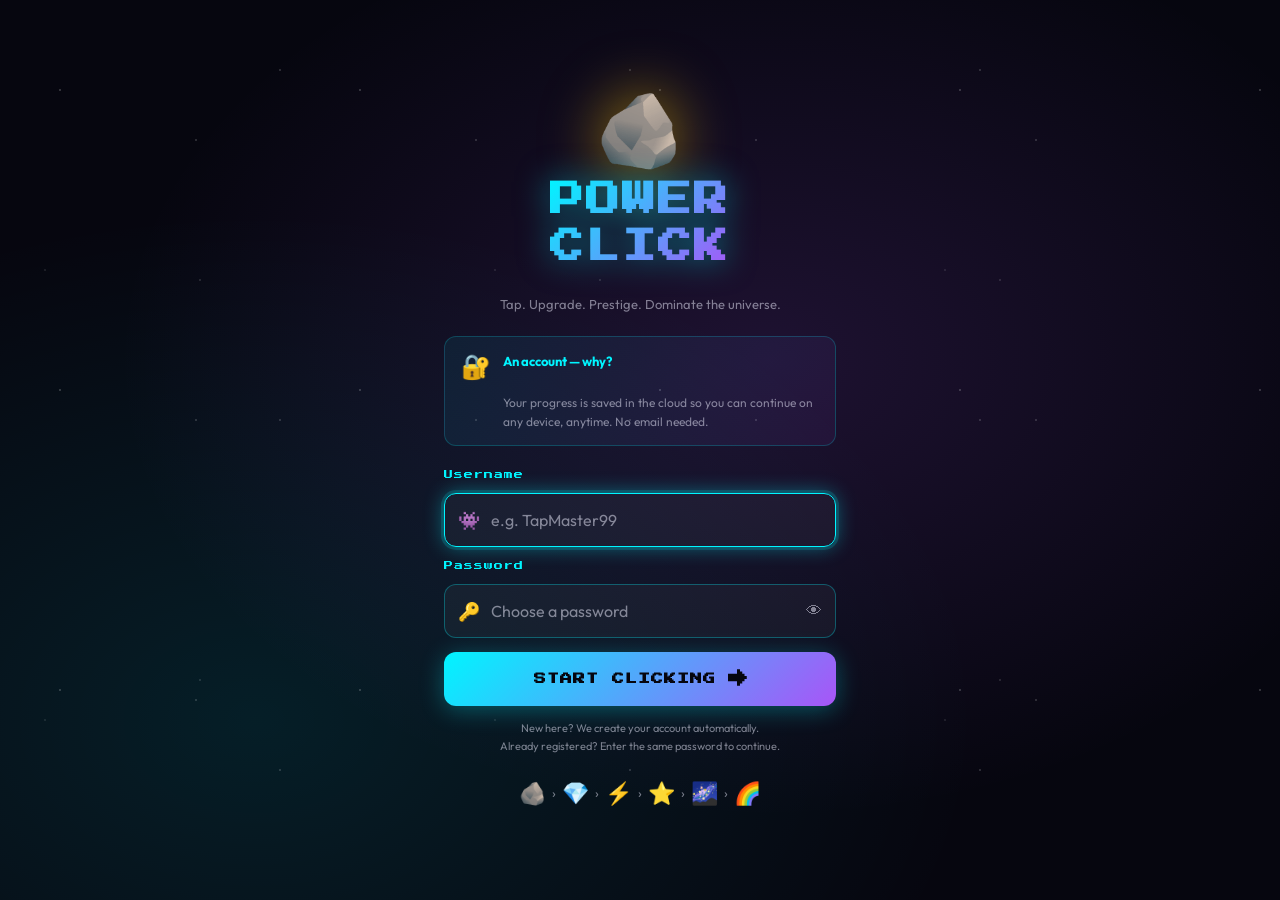
<file: index.html>
<!DOCTYPE html>
<html lang="en">
<head>
  <meta charset="UTF-8" />
  <meta name="viewport" content="width=device-width, initial-scale=1.0, maximum-scale=1.0, user-scalable=no" />
  <meta name="description" content="Power Click — Tap to rule the universe!" />
  <title>Power Click — Tap to Rule the Universe</title>
  <link rel="preconnect" href="https://fonts.googleapis.com" />
  <link rel="preconnect" href="https://fonts.gstatic.com" crossorigin />
  <link href="https://fonts.googleapis.com/css2?family=Press+Start+2P&family=Outfit:wght@400;600;700&display=swap" rel="stylesheet" />
  <link rel="stylesheet" href="style.css" />
</head>
<body>

  <!-- ══ SCREEN 1 — LOGIN ══ -->
  <div id="screen-username" class="screen active">
    <div class="stars-bg"></div>
    <div class="username-container">

      <div class="game-logo">
        <div class="logo-anim">🪨</div>
        <h1 class="game-title">POWER<br/>CLICK</h1>
      </div>
      <p class="subtitle">Tap. Upgrade. Prestige. Dominate the universe.</p>

      <!-- Account explanation card -->
      <div class="account-note">
        <div class="account-note-icon">🔐</div>
        <div class="account-note-text">
          <strong>An account — why?</strong><br/>
          Your progress is saved in the cloud so you can continue on any device, anytime. No email needed.
        </div>
      </div>

      <div class="input-group">

        <label for="username-input" class="input-label">Username</label>
        <div class="input-wrapper">
          <span class="input-icon">👾</span>
          <input type="text" id="username-input" placeholder="e.g. TapMaster99"
            maxlength="20" autocomplete="username" autocorrect="off" spellcheck="false" />
        </div>

        <label for="password-input" class="input-label">Password</label>
        <div class="input-wrapper">
          <span class="input-icon">🔑</span>
          <input type="password" id="password-input" placeholder="Choose a password"
            maxlength="50" autocomplete="current-password" />
          <button class="pwd-toggle" id="pwd-toggle" type="button" aria-label="Show/hide password">
            <span id="pwd-toggle-icon">👁</span>
          </button>
        </div>

        <button id="btn-play" class="btn-primary">
          <span id="btn-play-text" class="btn-text">START CLICKING</span>
          <span class="btn-arrow">→</span>
        </button>

        <div id="username-error" class="username-error hidden"></div>
        <p class="input-hint">New here? We create your account automatically.<br/>Already registered? Enter the same password to continue.</p>
      </div>

      <div class="phase-preview">
        <span>🪨</span><span class="arr">›</span>
        <span>💎</span><span class="arr">›</span>
        <span>⚡</span><span class="arr">›</span>
        <span>⭐</span><span class="arr">›</span>
        <span>🌌</span><span class="arr">›</span>
        <span>🌈</span>
      </div>
    </div>
  </div>

  <!-- ══ SCREEN 2 — GAME ══ -->
  <div id="screen-game" class="screen hidden">

    <!-- Daily bonus banner -->
    <div id="daily-bonus-banner" class="daily-bonus-banner hidden">
      🎁 Daily bonus! +<span id="daily-bonus-amount">0</span> power
    </div>

    <!-- HUD -->
    <div id="hud">
      <div class="hud-block">
        <span class="hud-label">POWER</span>
        <span id="coins-value" class="hud-big">0</span>
      </div>
      <div class="hud-block hud-center">
        <span id="cps-value" class="hud-cps">0/s</span>
      </div>
      <div class="hud-block hud-right">
        <span class="hud-label">TAP</span>
        <span id="cpc-display" class="hud-cpc">+1</span>
      </div>
    </div>

    <!-- Click area -->
    <div id="click-area">
      <div id="click-wrapper">

        <!-- Combo display -->
        <div id="combo-display" class="combo-display hidden">
          <span id="combo-count">x2</span>
          <span class="combo-label">COMBO!</span>
        </div>

        <div id="click-object" class="click-object phase-1">
          <div id="click-emoji" class="click-emoji">🪨</div>
          <div class="ring r1"></div>
          <div class="ring r2"></div>
          <div class="ring r3"></div>
        </div>
        <div id="phase-name" class="phase-name">STONE</div>
        <div class="tap-hint">Tap fast to build a <strong>COMBO</strong>!</div>
      </div>
      <div id="float-zone"></div>
    </div>

    <!-- Stats bar -->
    <div id="stats-bar">
      <div class="stat-pill">
        <span class="sp-label">ALL TIME</span>
        <span class="sp-val" id="total-earned-val">0</span>
      </div>
      <div class="stat-pill sp-center">
        <button id="btn-prestige" class="btn-prestige hidden">✨ PRESTIGE!</button>
        <span class="sp-label" id="prestige-idle-label">PRESTIGE</span>
        <span class="sp-val gold" id="prestige-count-val">0</span>
      </div>
      <div class="stat-pill">
        <span class="sp-label">MULTIPLIER</span>
        <span class="sp-val cyan" id="multi-val">x1</span>
      </div>
    </div>

    <!-- ══ BOTTOM PANEL — tabbed ══ -->
    <div id="shop-panel">

      <div class="tab-bar">
        <button class="tab-btn tab-active" data-tab="upgrades">⚡ UPGRADES</button>
        <button class="tab-btn" data-tab="ranking">🏆 RANKING</button>
        <button class="tab-btn" data-tab="achievements">🏅 FEATS</button>
        <button id="btn-toggle-shop" class="tab-btn" style="flex: 0; padding: 0 16px; font-size: 14px;" title="Toggle Panel" aria-label="Toggle Panel">🔽</button>
      </div>

      <!-- Tab: Upgrades -->
      <div id="tab-upgrades" class="tab-pane">
        <div class="tab-pane-header">
          <span class="tp-label">BALANCE</span>
          <span class="shop-balance"><span id="shop-coins">0</span> power</span>
        </div>
        <div id="shop-items"></div>
      </div>

      <!-- Tab: Ranking -->
      <div id="tab-ranking" class="tab-pane hidden">
        <div class="tab-pane-header">
          <span class="tp-title">Global Top 10</span>
          <div class="lb-header-actions">
            <button id="btn-lb-refresh" class="btn-icon-sm" title="Refresh">↻</button>
            <a href="leaderboard.html" target="_blank" class="btn-icon-sm" title="Full leaderboard">📊</a>
          </div>
        </div>

        <!-- Scoring explanation -->
        <div class="score-explain">
          <span class="se-title">ℹ️ HOW SCORING WORKS</span>
          <span class="se-body">Score = <strong>Prestige × 10,000</strong> + power bonus (max 9,999). Prestige as much as possible to climb the ranks!</span>
        </div>

        <div id="ingame-lb-wrap">
          <div id="ingame-lb-loading" class="leaderboard-loading hidden">
            <span class="loading-dot"></span><span class="loading-dot"></span><span class="loading-dot"></span>
          </div>
          <ol id="ingame-lb-list"></ol>
        </div>
        <div id="lb-submit-section">
          <p class="lb-submit-hint">Add your current progress to the global ranking!</p>
          <button id="btn-ingame-submit" class="btn-submit-score">📍 Add My Score</button>
          <p id="lb-submit-status" class="lb-submit-status hidden"></p>
        </div>
      </div>

      <!-- Tab: Achievements -->
      <div id="tab-achievements" class="tab-pane hidden">
        <div class="tab-pane-header">
          <span class="tp-title">🏅 ACHIEVEMENTS</span>
          <span id="achievements-count" class="tp-label">0 / 12</span>
        </div>
        <div id="achievements-list"></div>
      </div>

    </div>

    <!-- Achievement toast container -->
    <div id="toast-container"></div>

    <!-- ══ PRESTIGE OVERLAY ══ -->
    <div id="overlay" class="hidden">
      <div id="overlay-card">
        <div class="ov-header">
          <div class="ov-emoji">✨</div>
          <h2 class="ov-title">PRESTIGE!</h2>
          <p class="ov-subtitle">You shattered a barrier and grew stronger!</p>
        </div>
        <div class="ov-stats">
          <div class="ov-stat">
            <span class="ov-stat-label">NEW MULTIPLIER</span>
            <span class="ov-stat-val gold" id="ov-multiplier">x2</span>
          </div>
          <div class="ov-stat">
            <span class="ov-stat-label">PRESTIGE LEVEL</span>
            <span class="ov-stat-val cyan" id="ov-prestige-lvl">1</span>
          </div>
        </div>
        <div id="leaderboard-section">
          <div class="leaderboard-header"><h3>🏆 TOP 10 — GLOBAL</h3></div>
          <div id="leaderboard-loading" class="leaderboard-loading">
            <span class="loading-dot"></span><span class="loading-dot"></span><span class="loading-dot"></span>
          </div>
          <ol id="leaderboard-list"></ol>
        </div>
        <div id="location-section">
          <p class="location-text">🌍 Submit your score to the leaderboard?</p>
          <p class="location-subtext">We need your location to show your country's flag.</p>
          <div class="location-buttons">
            <button id="btn-allow-location" class="btn-location-allow">📍 Submit Score</button>
            <button id="btn-skip-location" class="btn-location-skip">Skip</button>
          </div>
        </div>
        <button id="btn-continue" class="btn-continue">⚡ KEEP CLICKING!</button>
      </div>
    </div>

    <!-- ══ IN-GAME SUBMIT MODAL ══ -->
    <div id="submit-modal" class="hidden">
      <div id="submit-modal-card">
        <h3 class="sm-title">📍 Add Your Score</h3>
        <p class="sm-sub">Allow location to display your country's flag on the leaderboard.</p>
        <div class="sm-buttons">
          <button id="btn-sm-allow" class="btn-location-allow">✅ Allow Location</button>
          <button id="btn-sm-skip" class="btn-location-skip">Skip</button>
        </div>
        <button id="btn-sm-cancel" class="btn-sm-cancel">Cancel</button>
      </div>
    </div>

  </div>

  <script src="script.js"></script>
  <script src="script2.js"></script>
</body>
</html>
</file>
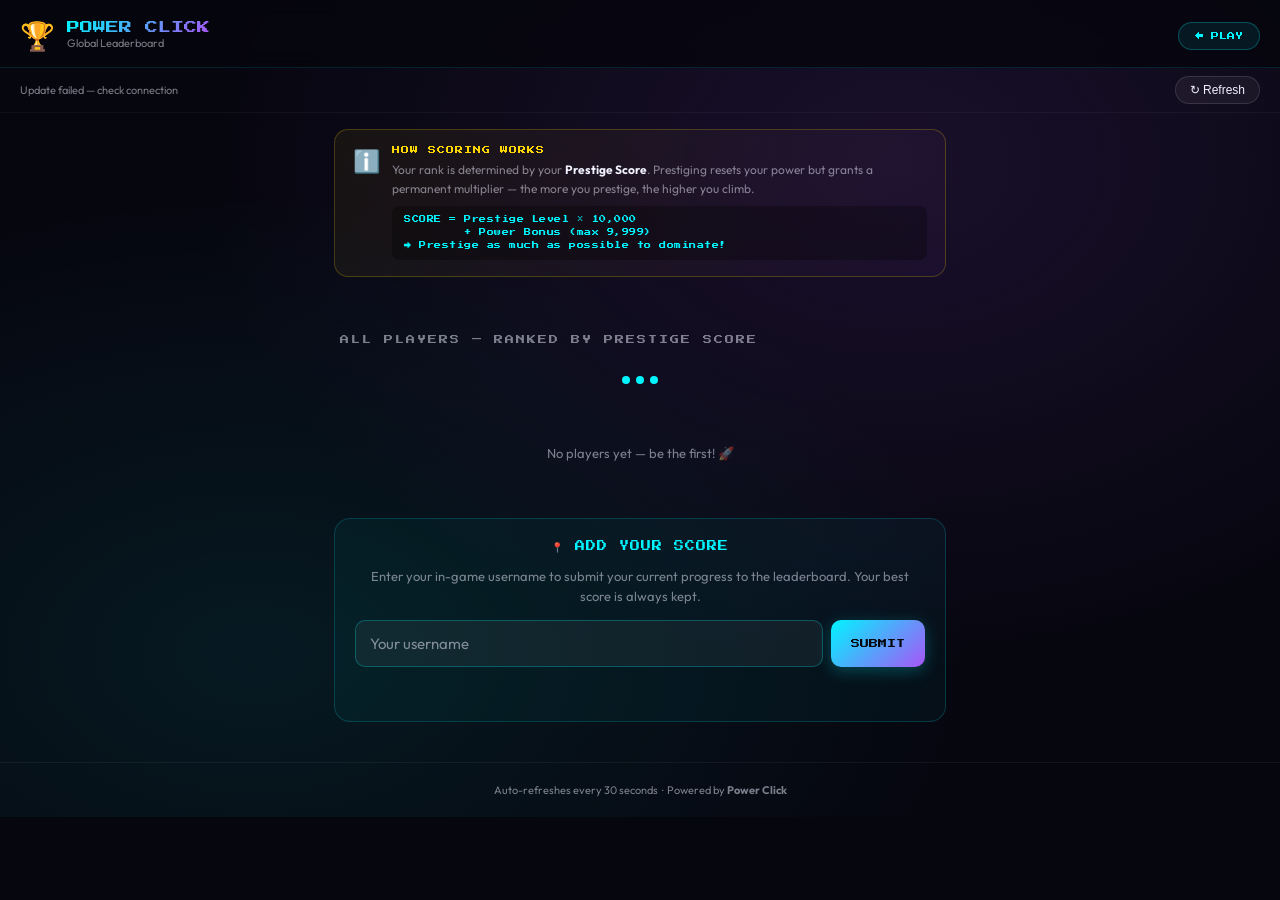
<file: leaderboard.html>
<!DOCTYPE html>
<html lang="en">
<head>
  <meta charset="UTF-8" />
  <meta name="viewport" content="width=device-width, initial-scale=1.0" />
  <title>Power Click — Global Leaderboard</title>
  <link rel="preconnect" href="https://fonts.googleapis.com" />
  <link rel="preconnect" href="https://fonts.gstatic.com" crossorigin />
  <link href="https://fonts.googleapis.com/css2?family=Press+Start+2P&family=Outfit:wght@400;600;700&display=swap" rel="stylesheet" />
  <style>
    :root {
      --bg:     #06060f;
      --card:   rgba(255,255,255,0.04);
      --glass:  rgba(10,10,30,0.9);
      --cyan:   #00f5ff;
      --purple: #a855f7;
      --gold:   #ffd700;
      --pink:   #f72585;
      --green:  #39ff14;
      --muted:  rgba(240,240,255,0.5);
      --text:   #f0f0ff;
      --pixel:  "Press Start 2P", cursive;
      --clean:  "Outfit", sans-serif;
    }
    *, *::before, *::after { box-sizing: border-box; margin: 0; padding: 0; }

    html, body {
      min-height: 100%;
      background: var(--bg);
      color: var(--text);
      font-family: var(--clean);
      -webkit-text-size-adjust: 100%;
    }

    body {
      background:
        radial-gradient(ellipse at 70% 20%, rgba(168,85,247,0.12) 0%, transparent 55%),
        radial-gradient(ellipse at 20% 80%, rgba(0,245,255,0.08) 0%, transparent 50%),
        #06060f;
    }

    /* ── Header ── */
    header {
      display: flex; align-items: center; justify-content: space-between;
      padding: 18px 20px 14px;
      border-bottom: 1px solid rgba(0,245,255,0.12);
      position: sticky; top: 0; z-index: 10;
      background: rgba(6,6,15,0.85); backdrop-filter: blur(10px);
    }
    .hdr-left { display: flex; align-items: center; gap: 12px; }
    .hdr-logo { font-size: 28px; }
    .hdr-title {
      font-family: var(--pixel); font-size: clamp(9px,2.5vw,13px);
      background: linear-gradient(135deg, var(--cyan), var(--purple));
      -webkit-background-clip: text; -webkit-text-fill-color: transparent; background-clip: text;
    }
    .hdr-sub { font-size: 11px; color: var(--muted); margin-top: 2px; }
    .btn-back {
      padding: 9px 16px;
      background: rgba(0,245,255,0.08);
      border: 1px solid rgba(0,245,255,0.25);
      border-radius: 100px;
      color: var(--cyan); font-family: var(--pixel); font-size: 8px;
      text-decoration: none; cursor: pointer;
      transition: background 0.2s;
    }
    .btn-back:hover { background: rgba(0,245,255,0.16); }

    /* ── Refresh bar ── */
    #refresh-bar {
      display: flex; align-items: center; justify-content: space-between;
      padding: 8px 20px;
      font-size: 11px; color: var(--muted);
      border-bottom: 1px solid rgba(255,255,255,0.04);
    }
    #last-updated { font-size: 11px; color: var(--muted); }
    .btn-refresh {
      padding: 6px 14px;
      background: rgba(255,255,255,0.05);
      border: 1px solid rgba(255,255,255,0.12);
      border-radius: 100px;
      color: var(--text); font-size: 12px; cursor: pointer;
      transition: background 0.2s;
    }
    .btn-refresh:hover { background: rgba(255,255,255,0.1); }

    /* ── Podium (top 3) ── */
    #podium {
      display: flex; align-items: flex-end; justify-content: center;
      gap: 10px; padding: 28px 20px 16px;
    }
    .podium-slot {
      display: flex; flex-direction: column; align-items: center; gap: 6px;
      flex: 1; max-width: 130px;
    }
    .podium-flag   { font-size: 24px; }
    .podium-avatar {
      width: 58px; height: 58px; border-radius: 50%;
      display: flex; align-items: center; justify-content: center;
      font-family: var(--pixel); font-size: 18px;
      border: 2px solid;
    }
    .podium-name {
      font-family: var(--pixel); font-size: 7px; text-align: center;
      max-width: 110px; overflow: hidden; text-overflow: ellipsis; white-space: nowrap;
    }
    .podium-prestige { font-size: 12px; color: var(--gold); }
    .podium-bar {
      width: 100%; border-radius: 8px 8px 0 0;
      display: flex; align-items: center; justify-content: center;
      font-family: var(--pixel); font-size: 16px; padding-top: 8px;
    }
    /* Gold #1 */
    .slot-1 .podium-avatar { background: rgba(255,215,0,0.15);  border-color: var(--gold);   color: var(--gold); }
    .slot-1 .podium-bar    { background: rgba(255,215,0,0.12);  height: 90px; border: 1px solid rgba(255,215,0,0.3); }
    .slot-1 .podium-name   { color: var(--gold); }
    /* Silver #2 */
    .slot-2 .podium-avatar { background: rgba(192,192,192,0.15); border-color: #c0c0c0; color: #c0c0c0; }
    .slot-2 .podium-bar    { background: rgba(192,192,192,0.1);  height: 65px; border: 1px solid rgba(192,192,192,0.25); }
    .slot-2 .podium-name   { color: #c0c0c0; }
    /* Bronze #3 */
    .slot-3 .podium-avatar { background: rgba(205,127,50,0.15);  border-color: #cd7f32; color: #cd7f32; }
    .slot-3 .podium-bar    { background: rgba(205,127,50,0.1);   height: 50px; border: 1px solid rgba(205,127,50,0.25); }
    .slot-3 .podium-name   { color: #cd7f32; }

    /* ── Full list ── */
    #lb-section {
      max-width: 640px; margin: 0 auto;
      padding: 0 14px 20px;
    }
    .section-title {
      font-family: var(--pixel); font-size: 9px; color: var(--muted);
      letter-spacing: 2px; padding: 14px 6px 8px;
    }

    #lb-loading {
      display: flex; justify-content: center; gap: 6px; padding: 24px;
    }
    .dot {
      width: 8px; height: 8px; background: var(--cyan); border-radius: 50%;
      animation: dotPulse 1.2s ease-in-out infinite;
    }
    .dot:nth-child(2) { animation-delay: 0.2s; }
    .dot:nth-child(3) { animation-delay: 0.4s; }
    @keyframes dotPulse {
      0%,100% { opacity:0.3; transform:scale(0.7); }
      50%     { opacity:1;   transform:scale(1.1); }
    }

    #lb-table {
      display: flex; flex-direction: column; gap: 5px;
      list-style: none;
    }
    .lb-row {
      display: flex; align-items: center; gap: 10px;
      padding: 10px 14px;
      background: var(--card);
      border: 1px solid rgba(255,255,255,0.06);
      border-radius: 10px;
      transition: background 0.2s;
      animation: rowIn 0.3s ease both;
    }
    @keyframes rowIn {
      from { opacity:0; transform:translateY(8px); }
      to   { opacity:1; transform:translateY(0); }
    }
    .lb-row:nth-child(1) { background: rgba(255,215,0,0.07);   border-color: rgba(255,215,0,0.2); }
    .lb-row:nth-child(2) { background: rgba(192,192,192,0.06); border-color: rgba(192,192,192,0.18); }
    .lb-row:nth-child(3) { background: rgba(205,127,50,0.06);  border-color: rgba(205,127,50,0.18); }
    .lb-row.me           { background: rgba(0,245,255,0.08);   border-color: rgba(0,245,255,0.35); box-shadow: 0 0 12px rgba(0,245,255,0.1); }

    .row-rank    { font-family: var(--pixel); font-size: 9px; color: var(--muted); min-width: 28px; text-align: center; }
    .row-rank.gold   { color: var(--gold); }
    .row-rank.silver { color: #c0c0c0; }
    .row-rank.bronze { color: #cd7f32; }
    .row-flag    { font-size: 18px; }
    .row-info    { flex: 1; min-width: 0; }
    .row-name    { font-size: 14px; font-weight: 700; white-space: nowrap; overflow: hidden; text-overflow: ellipsis; }
    .row-sub     { display: flex; gap: 8px; flex-wrap: wrap; margin-top: 2px; }
    .row-country { font-size: 11px; color: var(--muted); }
    .row-badge   { font-size: 10px; color: var(--muted); background: rgba(255,255,255,0.06); border-radius: 6px; padding: 1px 6px; }
    .row-badge.cyan   { color: var(--cyan); }
    .row-badge.purple { color: var(--purple); }
    .row-stats   { display: flex; flex-direction: column; align-items: flex-end; gap: 3px; }
    .row-prestige{ font-family: var(--pixel); font-size: 9px; color: var(--gold); }
    .row-power   { font-size: 11px; color: var(--muted); }
    .row-multi   { font-size: 10px; color: var(--purple); font-weight: 700; }
    .row-active  { font-size: 10px; color: var(--muted); font-style: italic; }

    /* ── Scoring explanation ── */
    .score-explain-card {
      max-width: 640px; margin: 16px auto 0;
      padding: 0 14px;
    }
    .sec-inner {
      background: linear-gradient(135deg, rgba(255,215,0,0.06), rgba(168,85,247,0.04));
      border: 1px solid rgba(255,215,0,0.22);
      border-radius: 14px;
      padding: 16px 18px;
      display: flex; gap: 12px; align-items: flex-start;
    }
    .sec-icon { font-size: 22px; flex-shrink: 0; padding-top: 1px; }
    .sec-body { flex: 1; }
    .sec-title { font-family: var(--pixel); font-size: 8px; color: var(--gold); letter-spacing: 1px; margin-bottom: 6px; }
    .sec-text  { font-size: 12px; color: var(--muted); line-height: 1.6; }
    .sec-text strong { color: var(--text); }
    .sec-formula {
      margin-top: 8px;
      background: rgba(0,0,0,0.3); border-radius: 8px;
      padding: 8px 12px;
      font-family: var(--pixel); font-size: 7px;
      color: var(--cyan); letter-spacing: 0.5px; line-height: 1.8;
    }

    #lb-empty {
      text-align: center; padding: 32px;
      color: var(--muted); font-size: 13px; line-height: 2;
    }

    /* ── Submit section ── */
    #submit-section {
      max-width: 640px; margin: 0 auto;
      padding: 0 14px 40px;
    }
    .submit-card {
      background: rgba(0,245,255,0.04);
      border: 1px solid rgba(0,245,255,0.18);
      border-radius: 16px;
      padding: 22px 20px;
      display: flex; flex-direction: column; align-items: center; gap: 14px;
    }
    .sc-title  { font-family: var(--pixel); font-size: 10px; color: var(--cyan); letter-spacing: 1px; }
    .sc-sub    { font-size: 13px; color: var(--muted); text-align: center; line-height: 1.5; }
    .sc-input-row { display: flex; gap: 8px; width: 100%; }
    .sc-input {
      flex: 1; padding: 13px 14px;
      background: rgba(255,255,255,0.05);
      border: 1.5px solid rgba(0,245,255,0.25);
      border-radius: 10px;
      color: var(--text); font-family: var(--clean); font-size: 15px; font-weight: 600;
      outline: none;
      -webkit-appearance: none; appearance: none;
    }
    .sc-input::placeholder { color: var(--muted); font-weight: 400; }
    .sc-input:focus { border-color: var(--cyan); box-shadow: 0 0 0 3px rgba(0,245,255,0.12); }
    .btn-sc-submit {
      padding: 13px 20px;
      background: linear-gradient(135deg, var(--cyan), var(--purple));
      border: none; border-radius: 10px;
      color: #06060f; font-family: var(--pixel); font-size: 9px;
      cursor: pointer; white-space: nowrap;
      box-shadow: 0 4px 16px rgba(0,245,255,0.25);
      transition: transform 0.15s;
    }
    .btn-sc-submit:active { transform: scale(0.96); }
    .btn-sc-submit:disabled { opacity: 0.5; cursor: not-allowed; }
    #sc-status {
      font-size: 13px; font-weight: 700; text-align: center; min-height: 18px;
    }
    #sc-status.success { color: var(--green); }
    #sc-status.error   { color: var(--pink); }
    #sc-status.info    { color: var(--muted); }

    /* ── Footer ── */
    footer {
      text-align: center; padding: 20px;
      font-size: 11px; color: var(--muted);
      border-top: 1px solid rgba(255,255,255,0.05);
    }

    /* ── Responsive ── */
    @media (max-width: 400px) {
      .podium-avatar { width: 46px; height: 46px; font-size: 14px; }
      .podium-flag   { font-size: 18px; }
    }
  </style>
</head>
<body>

  <!-- Header -->
  <header>
    <div class="hdr-left">
      <div class="hdr-logo">🏆</div>
      <div>
        <div class="hdr-title">POWER CLICK</div>
        <div class="hdr-sub">Global Leaderboard</div>
      </div>
    </div>
    <a href="index.html" class="btn-back">← PLAY</a>
  </header>

  <!-- Refresh bar -->
  <div id="refresh-bar">
    <span id="last-updated">Loading…</span>
    <button class="btn-refresh" id="btn-refresh">↻ Refresh</button>
  </div>

  <!-- Scoring explanation -->
  <div class="score-explain-card">
    <div class="sec-inner">
      <div class="sec-icon">ℹ️</div>
      <div class="sec-body">
        <div class="sec-title">HOW SCORING WORKS</div>
        <p class="sec-text">Your rank is determined by your <strong>Prestige Score</strong>. Prestiging resets your power but grants a permanent multiplier — the more you prestige, the higher you climb.</p>
        <div class="sec-formula">
          SCORE = Prestige Level × 10,000<br/>
          &nbsp;&nbsp;&nbsp;&nbsp;&nbsp;&nbsp;&nbsp;&nbsp;+ Power Bonus (max 9,999)<br/>
          → Prestige as much as possible to dominate!
        </div>
      </div>
    </div>
  </div>

  <!-- Podium (top 3) -->
  <div id="podium">
    <!-- Populated by JS in order: 2nd, 1st, 3rd -->
  </div>

  <!-- Full list -->
  <div id="lb-section">
    <div class="section-title">ALL PLAYERS — RANKED BY PRESTIGE SCORE</div>
    <div id="lb-loading">
      <div class="dot"></div><div class="dot"></div><div class="dot"></div>
    </div>
    <ol id="lb-table"></ol>
    <div id="lb-empty" class="hidden">
      No players yet — be the first! 🚀
    </div>
  </div>

  <!-- Submit section -->
  <div id="submit-section">
    <div class="submit-card">
      <div class="sc-title">📍 ADD YOUR SCORE</div>
      <p class="sc-sub">Enter your in-game username to submit your current progress to the leaderboard. Your best score is always kept.</p>
      <div class="sc-input-row">
        <input type="text" id="sc-username" class="sc-input"
          placeholder="Your username" maxlength="20"
          autocomplete="off" autocorrect="off" spellcheck="false" />
        <button id="btn-sc-submit" class="btn-sc-submit">SUBMIT</button>
      </div>
      <p id="sc-status"></p>
    </div>
  </div>

  <footer>
    Auto-refreshes every 30 seconds &nbsp;·&nbsp; Powered by <strong>Power Click</strong>
  </footer>

  <script>
    /* ── Config ── */
    const SUPABASE_URL = 'https://qivgveutnlbawlvlpkbg.supabase.co';
    const SUPABASE_KEY = 'sb_publishable_FnaIhRz7wdgrhx81rKIWXA_Amwk6v45';

    const MEDALS = ['🥇','🥈','🥉'];
    const RANK_CLS = ['gold','silver','bronze'];
    let allEntries = [];
    let currentUser = '';

    /* ── Helpers ── */
    function flag(code) {
      if (!code || code.length !== 2) return '🌍';
      return code.toUpperCase().replace(/./g, ch =>
        String.fromCodePoint(0x1F1E6 - 65 + ch.charCodeAt(0))
      );
    }
    function esc(str) {
      return String(str).replace(/&/g,'&amp;').replace(/</g,'&lt;').replace(/>/g,'&gt;').replace(/"/g,'&quot;');
    }
    function fmtNum(n) {
      n = Number(n) || 0;
      if (n >= 1e18) return (n/1e18).toFixed(1)+' Qa';
      if (n >= 1e15) return (n/1e15).toFixed(1)+' Q';
      if (n >= 1e12) return (n/1e12).toFixed(1)+' T';
      if (n >= 1e9)  return (n/1e9).toFixed(1)+' B';
      if (n >= 1e6)  return (n/1e6).toFixed(1)+' M';
      if (n >= 1e3)  return (n/1e3).toFixed(1)+' K';
      return Math.floor(n).toString();
    }
    function initials(name) {
      return String(name).substring(0, 2).toUpperCase();
    }
    function computeScore(prestigeCount, totalPower) {
      return prestigeCount * 10000 +
        Math.min(9999, Math.floor(Math.log10((totalPower || 0) + 1) * 1000));
    }
    function timeAgo(dateStr) {
      if (!dateStr) return null;
      const diff = Date.now() - new Date(dateStr).getTime();
      const s = Math.floor(diff / 1000);
      if (s < 60)    return 'just now';
      if (s < 3600)  return Math.floor(s/60) + 'm ago';
      if (s < 86400) return Math.floor(s/3600) + 'h ago';
      if (s < 2592000) return Math.floor(s/86400) + 'd ago';
      return Math.floor(s/2592000) + 'mo ago';
    }

    /* ── Fetch leaderboard ── */
    async function fetchAll() {
      const r = await fetch(
        `${SUPABASE_URL}/rest/v1/leaderboard?select=username,score,prestige_count,total_power,multiplier,country,country_code,updated_at&order=score.desc&limit=100`,
        { headers: { 'apikey': SUPABASE_KEY, 'Authorization': `Bearer ${SUPABASE_KEY}` } }
      );
      if (!r.ok) return [];
      return r.json().catch(() => []);
    }

    /* ── Render podium ── */
    function renderPodium(entries) {
      const podium = document.getElementById('podium');
      if (!podium) return;
      podium.innerHTML = '';
      if (entries.length < 1) return;

      // Order: 2nd (left), 1st (center), 3rd (right)
      const slots = [
        entries[1] || null,
        entries[0] || null,
        entries[2] || null,
      ];
      const slotClass  = ['slot-2', 'slot-1', 'slot-3'];
      const slotBadges = ['🥈', '🥇', '🥉'];

      slots.forEach((e, si) => {
        if (!e) return;
        const slot = document.createElement('div');
        slot.className = `podium-slot ${slotClass[si]}`;
        slot.innerHTML = `
          <div class="podium-flag">${flag(e.country_code)}</div>
          <div class="podium-avatar">${initials(e.username)}</div>
          <div class="podium-name">${esc(e.username)}</div>
          <div class="podium-prestige">✨ ×${e.prestige_count || 0}</div>
          <div class="podium-bar">${slotBadges[si]}</div>
        `;
        podium.appendChild(slot);
      });
    }

    /* ── Render full list ── */
    function renderList(entries) {
      const table   = document.getElementById('lb-table');
      const empty   = document.getElementById('lb-empty');
      const loading = document.getElementById('lb-loading');
      if (loading) loading.classList.add('hidden');
      if (!table)  return;
      table.innerHTML = '';

      if (!entries || entries.length === 0) {
        if (empty) empty.classList.remove('hidden');
        return;
      }
      if (empty) empty.classList.add('hidden');

      entries.forEach((e, i) => {
        const rank    = i + 1;
        const isMe    = currentUser && e.username.toLowerCase() === currentUser.toLowerCase();
        const rankLbl = rank <= 3 ? MEDALS[i] : `#${rank}`;
        const rCls    = rank <= 3 ? RANK_CLS[i] : '';

        const li = document.createElement('li');
        li.className = 'lb-row' + (isMe ? ' me' : '');
        li.style.animationDelay = Math.min(i * 0.03, 0.5) + 's';
        const ago = timeAgo(e.updated_at);
        const multi = e.multiplier || 1;
        li.innerHTML = `
          <span class="row-rank ${rCls}">${rankLbl}</span>
          <span class="row-flag">${flag(e.country_code)}</span>
          <div class="row-info">
            <div class="row-name">${esc(e.username)}${isMe ? ' 👈' : ''}</div>
            <div class="row-sub">
              <span class="row-country">${esc(e.country || '—')}</span>
              ${ago ? `<span class="row-badge">${ago}</span>` : ''}
            </div>
          </div>
          <div class="row-stats">
            <span class="row-prestige">✨ ×${e.prestige_count || 0}</span>
            <span class="row-multi">⚡ ×${multi} multiplier</span>
            <span class="row-power">${fmtNum(e.total_power)} power</span>
          </div>
        `;
        table.appendChild(li);
      });
    }

    /* ── Load & render ── */
    async function loadLeaderboard() {
      const lu = document.getElementById('last-updated');
      if (lu) lu.textContent = 'Updating…';

      try {
        const data = await fetchAll();
        allEntries = data || [];
        renderPodium(allEntries);
        renderList(allEntries);
        if (lu) lu.textContent = 'Updated ' + new Date().toLocaleTimeString();
      } catch(e) {
        if (lu) lu.textContent = 'Update failed — check connection';
      }
    }

    /* ── Submit score from this page ── */
    async function submitFromPage(username) {
      const status = document.getElementById('sc-status');
      const btn    = document.getElementById('btn-sc-submit');

      // Try to read localStorage save for this username
      const key = 'pc_' + username.toLowerCase();
      let saved;
      try { saved = JSON.parse(localStorage.getItem(key)); } catch(e) {}

      if (!saved) {
        status.textContent = '⚠️ No save found for "' + username + '". Play the game first!';
        status.className = 'error';
        btn.disabled = false;
        return;
      }

      const score = computeScore(saved.prestigeCount || 0, saved.totalEarnedAllTime || 0);

      // Get country from IP
      let country = 'Unknown', countryCode = '';
      try {
        const ip = await fetch('https://ipapi.co/json/').then(r => r.json());
        country     = ip.country_name  || 'Unknown';
        countryCode = ip.country_code  || '';
      } catch(e) {}

      try {
        await fetch(`${SUPABASE_URL}/rest/v1/rpc/submit_score`, {
          method: 'POST',
          headers: {
            'Content-Type':  'application/json',
            'apikey':        SUPABASE_KEY,
            'Authorization': `Bearer ${SUPABASE_KEY}`
          },
          body: JSON.stringify({
            p_username:       username,
            p_score:          score,
            p_prestige_count: saved.prestigeCount     || 0,
            p_total_power:    saved.totalEarnedAllTime || 0,
            p_multiplier:     saved.prestigeMultiplier || 1,
            p_country:        country,
            p_country_code:   countryCode
          })
        });
        status.textContent = '✅ Score submitted! Refreshing…';
        status.className = 'success';
        currentUser = username;
        await loadLeaderboard();
        // Scroll to player's row
        const me = document.querySelector('.lb-row.me');
        if (me) me.scrollIntoView({ behavior: 'smooth', block: 'center' });
      } catch(e) {
        status.textContent = '❌ Submission failed. Try again.';
        status.className = 'error';
      }
      btn.disabled = false;
    }

    /* ── Wire up submit button ── */
    document.getElementById('btn-sc-submit').addEventListener('click', () => {
      const input  = document.getElementById('sc-username');
      const status = document.getElementById('sc-status');
      const btn    = document.getElementById('btn-sc-submit');
      const val    = input.value.trim();
      if (!val) {
        status.textContent = 'Please enter your username.';
        status.className = 'error';
        return;
      }
      status.textContent = '⏳ Looking up your save…';
      status.className = 'info';
      btn.disabled = true;
      submitFromPage(val);
    });

    document.getElementById('btn-refresh').addEventListener('click', loadLeaderboard);

    // Pre-fill username from localStorage if available
    window.addEventListener('DOMContentLoaded', () => {
      // Try to detect the last-used username from localStorage
      for (let i = 0; i < localStorage.length; i++) {
        const k = localStorage.key(i);
        if (k && k.startsWith('pc_')) {
          const uname = k.slice(3);
          document.getElementById('sc-username').value = uname;
          currentUser = uname;
          break;
        }
      }
      loadLeaderboard();
    });

    // Auto-refresh every 30 s
    setInterval(loadLeaderboard, 30000);
  </script>
</body>
</html>
</file>
<file: style.css>
/* ═══════════════════════════════════════════════
   POWER CLICK — Dark Neon Clicker Game CSS
   Mobile-first · Addictive UX · Phase visuals
═══════════════════════════════════════════════ */

@import url("https://fonts.googleapis.com/css2?family=Press+Start+2P&family=Outfit:wght@400;600;700&display=swap");

/* ── Variables ── */
:root {
  --bg-deep:      #06060f;
  --bg-dark:      #0d0d1f;
  --bg-card:      rgba(255,255,255,0.04);
  --bg-glass:     rgba(10, 10, 30, 0.9);
  --accent-cyan:  #00f5ff;
  --accent-purple:#a855f7;
  --accent-pink:  #f72585;
  --accent-gold:  #ffd700;
  --accent-green: #39ff14;
  --text-primary: #f0f0ff;
  --text-muted:   rgba(240,240,255,0.5);
  --border-glow:  rgba(0,245,255,0.3);
  --font-pixel:   "Press Start 2P", cursive;
  --font-clean:   "Outfit", sans-serif;
  --radius-md:    12px;
  --radius-lg:    20px;
  --shadow-neon:  0 0 20px rgba(0,245,255,0.4);
  --phase-accent: #8B7355;
}

/* ── Reset ── */
*, *::before, *::after {
  box-sizing: border-box;
  margin: 0; padding: 0;
  -webkit-tap-highlight-color: transparent;
}
html, body {
  width: 100%; height: 100%;
  overflow: hidden;
  background: var(--bg-deep);
  color: var(--text-primary);
  font-family: var(--font-clean);
  -webkit-text-size-adjust: 100%;
  touch-action: manipulation;
}

/* ── Screen system ── */
.screen {
  position: fixed; inset: 0;
  width: 100%; height: 100%;
  display: flex; align-items: center; justify-content: center;
  transition: opacity 0.4s ease, transform 0.4s ease;
  will-change: opacity, transform;
}
.screen.active  { opacity: 1; transform: translateY(0); pointer-events: all; }
.screen.hidden  { opacity: 0; pointer-events: none; transform: translateY(30px); }


/* ════════════════════════════════════
   SCREEN 1 — USERNAME
════════════════════════════════════ */
#screen-username {
  background:
    radial-gradient(ellipse at 60% 40%, rgba(168,85,247,0.15) 0%, transparent 60%),
    radial-gradient(ellipse at 20% 80%, rgba(0,245,255,0.1)  0%, transparent 50%),
    var(--bg-deep);
  flex-direction: column;
}

.stars-bg {
  position: fixed; inset: 0;
  background-image:
    radial-gradient(1px 1px at 20% 30%, rgba(255,255,255,0.6) 0%, transparent 100%),
    radial-gradient(1px 1px at 50% 70%, rgba(255,255,255,0.4) 0%, transparent 100%),
    radial-gradient(1px 1px at 80% 20%, rgba(255,255,255,0.5) 0%, transparent 100%),
    radial-gradient(1px 1px at 10% 60%, rgba(255,255,255,0.3) 0%, transparent 100%),
    radial-gradient(1px 1px at 70% 50%, rgba(255,255,255,0.5) 0%, transparent 100%);
  background-size: 300px 300px, 400px 400px, 350px 350px, 450px 450px, 280px 280px;
  animation: starsMove 60s linear infinite;
  pointer-events: none; z-index: 0;
}
@keyframes starsMove {
  0%   { background-position: 0 0,0 0,0 0,0 0,0 0; }
  100% { background-position: 300px 300px,-400px 400px,350px -350px,-450px 450px,280px 280px; }
}

.username-container {
  position: relative; z-index: 1;
  display: flex; flex-direction: column; align-items: center;
  gap: 24px; padding: 32px 24px;
  width: 100%; max-width: 440px;
}

/* Logo */
.game-logo { display: flex; flex-direction: column; align-items: center; gap: 12px; }
.logo-anim {
  font-size: 72px; line-height: 1;
  filter: drop-shadow(0 0 30px rgba(255,200,0,0.6));
  animation: logoBob 1.8s ease-in-out infinite;
}
@keyframes logoBob {
  0%,100% { transform: translateY(0) scale(1); }
  50%     { transform: translateY(-10px) scale(1.05); }
}
.game-title {
  font-family: var(--font-pixel);
  font-size: clamp(22px, 5vw, 34px);
  line-height: 1.4; text-align: center;
  background: linear-gradient(135deg, var(--accent-cyan), var(--accent-purple));
  -webkit-background-clip: text; -webkit-text-fill-color: transparent; background-clip: text;
  filter: drop-shadow(0 0 16px rgba(0,245,255,0.5));
  letter-spacing: 2px;
}
.subtitle {
  font-size: 13px; color: var(--text-muted); text-align: center;
  animation: fadeUp 0.8s 0.3s ease both;
}

/* Input */
.input-group  { display: flex; flex-direction: column; gap: 14px; width: 100%; animation: fadeUp 0.8s 0.5s ease both; }
.input-label  { font-family: var(--font-pixel); font-size: 9px; color: var(--accent-cyan); letter-spacing: 1px; }
.input-wrapper{ position: relative; display: flex; align-items: center; }
.input-icon   { position: absolute; left: 14px; font-size: 18px; pointer-events: none; }

#username-input, #password-input {
  width: 100%; padding: 16px 16px 16px 46px;
  background: var(--bg-card);
  border: 1.5px solid var(--border-glow);
  border-radius: var(--radius-md);
  color: var(--text-primary); font-family: var(--font-clean);
  font-size: 16px; font-weight: 600;
  outline: none; transition: border-color 0.3s, box-shadow 0.3s;
  -webkit-appearance: none; appearance: none;
}
#password-input {
  padding-right: 46px;
}
#username-input::placeholder, #password-input::placeholder { color: var(--text-muted); font-weight: 400; }
#username-input:focus, #password-input:focus {
  border-color: var(--accent-cyan);
  box-shadow: 0 0 0 3px rgba(0,245,255,0.15), var(--shadow-neon);
}

.btn-primary {
  display: flex; align-items: center; justify-content: center; gap: 12px;
  width: 100%; padding: 18px 24px;
  background: linear-gradient(135deg, var(--accent-cyan), var(--accent-purple));
  border: none; border-radius: var(--radius-md);
  color: #06060f; font-family: var(--font-pixel); font-size: 12px; font-weight: 700;
  cursor: pointer; letter-spacing: 1px;
  transition: transform 0.15s, box-shadow 0.3s;
  box-shadow: 0 4px 24px rgba(0,245,255,0.3);
}
.btn-primary:active { transform: scale(0.97); box-shadow: 0 2px 12px rgba(0,245,255,0.2); }
.btn-arrow { font-size: 18px; transition: transform 0.3s; }
.btn-primary:hover .btn-arrow { transform: translateX(4px); }

.input-hint { font-size: 11px; color: var(--text-muted); text-align: center; line-height: 1.6; }

/* Auth loading state on button */
.btn-primary.loading { opacity: 0.7; cursor: not-allowed; pointer-events: none; }
@keyframes dotsDance {
  0%,100% { opacity:0.3; } 50% { opacity:1; }
}

.username-error {
  padding: 10px 14px;
  background: rgba(247,37,133,0.12); border: 1px solid rgba(247,37,133,0.4);
  border-radius: var(--radius-md); color: var(--accent-pink);
  font-size: 12px; text-align: center; line-height: 1.5;
}

/* ── Account explanation card ── */
.account-note {
  display: flex; align-items: flex-start; gap: 12px;
  padding: 14px 16px;
  background: linear-gradient(135deg, rgba(0,245,255,0.07), rgba(168,85,247,0.07));
  border: 1px solid rgba(0,245,255,0.2);
  border-radius: var(--radius-md);
  width: 100%;
  animation: fadeUp 0.8s 0.4s ease both;
}
.account-note-icon { font-size: 24px; flex: 0 0 auto; line-height: 1.3; }
.account-note-text { font-size: 12px; color: var(--text-muted); line-height: 1.6; }
.account-note-text strong { color: var(--accent-cyan); display: block; margin-bottom: 2px; font-size: 13px; }

/* ── Password show/hide toggle ── */
.pwd-toggle {
  position: absolute; right: 14px;
  background: none; border: none; cursor: pointer;
  font-size: 16px; color: var(--text-muted);
  padding: 0; line-height: 1;
  transition: color 0.2s;
}
.pwd-toggle:hover { color: var(--text-primary); }

.phase-preview {
  display: flex; align-items: center; gap: 6px;
  font-size: 22px; opacity: 0.7;
  animation: fadeUp 0.8s 0.8s ease both;
}
.phase-preview .arr { font-size: 14px; color: var(--text-muted); }

@keyframes fadeUp {
  from { opacity: 0; transform: translateY(16px); }
  to   { opacity: 1; transform: translateY(0); }
}


/* ════════════════════════════════════
   SCREEN 2 — GAME LAYOUT
   Flex column, fixed height sections
════════════════════════════════════ */
#screen-game {
  background: var(--bg-deep);
  flex-direction: column;
  align-items: stretch;
  justify-content: flex-start;
  overflow: hidden;
}

/* ── HUD ── */
#hud {
  flex: 0 0 auto;
  display: flex; align-items: center; justify-content: space-between;
  padding: 10px 16px 8px;
  background: rgba(0,0,0,0.5);
  border-bottom: 1px solid rgba(0,245,255,0.1);
  backdrop-filter: blur(6px);
  z-index: 20;
}
.hud-block { display: flex; flex-direction: column; align-items: flex-start; }
.hud-center { align-items: center; flex: 1; }
.hud-right  { align-items: flex-end; }
.hud-label  { font-family: var(--font-pixel); font-size: 7px; color: var(--text-muted); letter-spacing: 1px; margin-bottom: 2px; }
.hud-big    { font-family: var(--font-pixel); font-size: clamp(13px,3.5vw,18px); color: var(--accent-cyan); text-shadow: 0 0 12px rgba(0,245,255,0.7); }
.hud-cps    { font-size: 13px; font-weight: 700; color: var(--accent-green); }
.hud-cpc    { font-family: var(--font-pixel); font-size: 10px; color: var(--accent-purple); }

/* ── Click area ── */
#click-area {
  flex: 0 0 auto;
  position: relative;
  display: flex; align-items: center; justify-content: center;
  height: 34vh; min-height: 180px; max-height: 260px;
  overflow: hidden;
}

#click-wrapper {
  display: flex; flex-direction: column; align-items: center; gap: 8px;
  position: relative; z-index: 2;
  user-select: none; -webkit-user-select: none;
}

/* ── Click Object ── */
.click-object {
  position: relative;
  width: clamp(100px, 22vw, 140px);
  height: clamp(100px, 22vw, 140px);
  display: flex; align-items: center; justify-content: center;
  cursor: pointer;
  border-radius: 50%;
  transition: background 0.6s ease, box-shadow 0.6s ease;
}

.click-emoji {
  font-size: clamp(56px, 12vw, 80px);
  line-height: 1;
  position: relative; z-index: 3;
  transition: transform 0.1s ease;
  pointer-events: none;
}

/* Click pulse animation */
.click-object.clicked .click-emoji { transform: scale(0.85); }
.click-object.clicked { animation: clickPulse 0.18s ease; }
@keyframes clickPulse {
  0%  { transform: scale(1); }
  40% { transform: scale(0.9); }
  100%{ transform: scale(1); }
}

/* Phase-up celebration */
@keyframes phaseUp {
  0%  { transform: scale(1) rotate(0deg); }
  25% { transform: scale(1.3) rotate(-5deg); }
  50% { transform: scale(1.3) rotate(5deg); }
  75% { transform: scale(1.1) rotate(-3deg); }
  100%{ transform: scale(1) rotate(0deg); }
}
.click-object.phase-up { animation: phaseUp 0.7s ease; }

/* Pulse rings */
.ring {
  position: absolute; border-radius: 50%;
  border: 2px solid currentColor;
  opacity: 0; pointer-events: none;
  animation: ringPulse 2.4s ease-out infinite;
}
.r1 { width: 110%; height: 110%; animation-delay: 0s; }
.r2 { width: 130%; height: 130%; animation-delay: 0.8s; }
.r3 { width: 150%; height: 150%; animation-delay: 1.6s; }
@keyframes ringPulse {
  0%   { opacity: 0.6; transform: scale(0.8); }
  100% { opacity: 0;   transform: scale(1.2); }
}

/* ── Phase color schemes ── */
.phase-1 { background: radial-gradient(circle, rgba(139,115,85,0.3), transparent); box-shadow: 0 0 30px rgba(139,115,85,0.4); color: #8B7355; }
.phase-2 { background: radial-gradient(circle, rgba(0,188,212,0.3),  transparent); box-shadow: 0 0 40px rgba(0,188,212,0.5);  color: #00bcd4; }
.phase-3 { background: radial-gradient(circle, rgba(156,39,176,0.35),transparent); box-shadow: 0 0 50px rgba(156,39,176,0.6);  color: #9c27b0; }
.phase-4 { background: radial-gradient(circle, rgba(255,215,0,0.35), transparent); box-shadow: 0 0 60px rgba(255,215,0,0.6);   color: #ffd700; }
.phase-5 { background: radial-gradient(circle, rgba(255,107,107,0.4),transparent); box-shadow: 0 0 70px rgba(255,107,107,0.7); color: #ff6b6b; }
.phase-6 { background: radial-gradient(circle, rgba(124,77,255,0.45),transparent); box-shadow: 0 0 80px rgba(124,77,255,0.7);  color: #7c4dff; }
.phase-7 {
  background: conic-gradient(from 0deg, rgba(255,0,128,0.3), rgba(0,255,136,0.3), rgba(0,128,255,0.3), rgba(255,0,128,0.3));
  box-shadow: 0 0 90px rgba(255,255,255,0.5); color: #fff;
  animation: rainbowSpin 4s linear infinite;
}
@keyframes rainbowSpin { 0% { filter: hue-rotate(0deg); } 100% { filter: hue-rotate(360deg); } }

/* Phase label & tap hint */
.phase-name {
  font-family: var(--font-pixel); font-size: 10px;
  color: var(--phase-accent); letter-spacing: 3px;
  text-shadow: 0 0 10px var(--phase-accent);
  transition: color 0.5s, text-shadow 0.5s;
}
.tap-hint { font-size: 11px; color: var(--text-muted); }

/* ── Daily bonus banner ── */
.daily-bonus-banner {
  position: fixed; top: 0; left: 0; right: 0; z-index: 50;
  padding: 10px 16px;
  background: linear-gradient(135deg, #ffd700, #ff8c00);
  color: #1a0900; font-family: var(--font-pixel); font-size: 10px;
  text-align: center; letter-spacing: 1px;
  box-shadow: 0 4px 20px rgba(255,215,0,0.4);
  animation: slideDown 0.5s ease, fadeOut 0.5s 3.5s ease forwards;
  pointer-events: none;
}
@keyframes slideDown { from { transform: translateY(-100%); } to { transform: translateY(0); } }
@keyframes fadeOut   { from { opacity: 1; } to { opacity: 0; } }

/* ── Combo display ── */
.combo-display {
  position: absolute; top: -40px; left: 50%; transform: translateX(-50%);
  display: flex; align-items: center; gap: 6px;
  padding: 5px 14px;
  background: rgba(255,107,107,0.15);
  border: 1px solid rgba(255,107,107,0.5);
  border-radius: 100px;
  animation: comboPop 0.2s ease;
  z-index: 5; white-space: nowrap;
}
@keyframes comboPop {
  0%  { transform: translateX(-50%) scale(0.8); }
  60% { transform: translateX(-50%) scale(1.1); }
  100%{ transform: translateX(-50%) scale(1); }
}
#combo-count  { font-family: var(--font-pixel); font-size: 14px; color: #ff6b6b; text-shadow: 0 0 10px rgba(255,107,107,0.8); }
.combo-label  { font-family: var(--font-pixel); font-size: 8px;  color: rgba(255,107,107,0.8); }

/* Float zone — floating numbers */
#float-zone {
  position: absolute; inset: 0;
  pointer-events: none; z-index: 10; overflow: hidden;
}
.float-num {
  position: absolute;
  font-family: var(--font-pixel); font-size: 14px;
  color: var(--accent-cyan);
  text-shadow: 0 0 8px rgba(0,245,255,0.8);
  pointer-events: none;
  white-space: nowrap;
  animation: floatUp 0.9s ease-out forwards;
  transform-origin: center bottom;
}
.float-num.float-big {
  font-size: 18px; color: var(--accent-gold);
  text-shadow: 0 0 16px rgba(255,215,0,0.9);
}
@keyframes floatUp {
  0%   { opacity: 1; transform: translateY(0) translateX(var(--drift, 0px)) scale(1); }
  60%  { opacity: 1; }
  100% { opacity: 0; transform: translateY(-80px) translateX(var(--drift, 0px)) scale(0.7); }
}

/* ── Stats Bar ── */
#stats-bar {
  flex: 0 0 auto;
  display: flex; align-items: center; justify-content: space-between;
  padding: 8px 14px;
  background: rgba(0,0,0,0.4);
  border-top: 1px solid rgba(255,255,255,0.05);
  border-bottom: 1px solid rgba(255,255,255,0.05);
}
.stat-pill { display: flex; flex-direction: column; align-items: center; gap: 2px; }
.sp-center { flex: 1; align-items: center; }
.sp-label  { font-family: var(--font-pixel); font-size: 7px; color: var(--text-muted); letter-spacing: 1px; }
.sp-val    { font-family: var(--font-pixel); font-size: 10px; color: var(--text-primary); }
.sp-val.gold { color: var(--accent-gold); text-shadow: 0 0 8px rgba(255,215,0,0.6); }
.sp-val.cyan { color: var(--accent-cyan); text-shadow: 0 0 8px rgba(0,245,255,0.5); }

/* Prestige button */
.btn-prestige {
  padding: 8px 14px;
  background: linear-gradient(135deg, #ffd700, #ff8c00);
  border: none; border-radius: 100px;
  color: #1a0a00; font-family: var(--font-pixel); font-size: 9px;
  cursor: pointer; letter-spacing: 0.5px;
  box-shadow: 0 0 20px rgba(255,215,0,0.6), 0 0 40px rgba(255,140,0,0.3);
  animation: prestigePulse 1.2s ease-in-out infinite;
  transition: transform 0.15s;
}
.btn-prestige:active { transform: scale(0.95); }
@keyframes prestigePulse {
  0%,100% { box-shadow: 0 0 20px rgba(255,215,0,0.6), 0 0 40px rgba(255,140,0,0.3); }
  50%     { box-shadow: 0 0 30px rgba(255,215,0,0.9), 0 0 60px rgba(255,140,0,0.5); }
}
#prestige-idle-label { display: none; }
.btn-prestige.hidden + #prestige-idle-label { display: block; }

/* ── UI Collapse ── */
#screen-game.shop-collapsed #shop-panel {
  flex: 0 0 auto;
}
#screen-game.shop-collapsed .tab-pane {
  display: none !important;
}
#screen-game.shop-collapsed #click-area {
  flex: 1 1 0;
  max-height: none;
}

/* ── Bottom Panel (tabbed) ── */
#shop-panel {
  flex: 1 1 0;
  display: flex; flex-direction: column;
  overflow: hidden;
  background: rgba(0,0,0,0.3);
}

/* Tab bar */
.tab-bar {
  flex: 0 0 auto;
  display: flex;
  border-bottom: 1px solid rgba(0,245,255,0.12);
}
.tab-btn {
  flex: 1; padding: 10px 6px;
  background: transparent;
  border: none; border-bottom: 2px solid transparent;
  color: var(--text-muted);
  font-family: var(--font-pixel); font-size: 8px; letter-spacing: 1px;
  cursor: pointer; transition: color 0.2s, border-color 0.2s;
}
.tab-btn.tab-active {
  color: var(--accent-cyan);
  border-bottom-color: var(--accent-cyan);
}

/* Tab panes */
.tab-pane {
  flex: 1 1 0; display: flex; flex-direction: column; overflow: hidden;
}
.tab-pane.hidden { display: none; }

.tab-pane-header {
  flex: 0 0 auto;
  display: flex; align-items: center; justify-content: space-between;
  padding: 8px 14px 6px;
  border-bottom: 1px solid rgba(255,255,255,0.05);
}
.tp-label   { font-family: var(--font-pixel); font-size: 7px; color: var(--text-muted); }
.tp-title   { font-family: var(--font-pixel); font-size: 8px; color: var(--accent-gold); letter-spacing: 1px; }
.shop-balance { font-size: 12px; font-weight: 700; color: var(--accent-gold); }

/* Scrollable upgrade list */
#shop-items {
  flex: 1 1 0; overflow-y: auto;
  padding: 6px 10px 16px;
  -webkit-overflow-scrolling: touch;
}
#shop-items::-webkit-scrollbar { width: 3px; }
#shop-items::-webkit-scrollbar-track { background: transparent; }
#shop-items::-webkit-scrollbar-thumb { background: rgba(0,245,255,0.3); border-radius: 2px; }

.shop-section-label {
  font-family: var(--font-pixel); font-size: 7px;
  color: var(--text-muted); letter-spacing: 2px;
  padding: 10px 4px 4px;
}
.shop-item {
  display: flex; align-items: center; gap: 10px;
  padding: 10px 12px; margin-bottom: 5px;
  background: rgba(255,255,255,0.03);
  border: 1px solid rgba(255,255,255,0.06);
  border-radius: 10px; cursor: pointer;
  transition: background 0.2s, border-color 0.2s, transform 0.1s;
  opacity: 0.5; touch-action: manipulation;
}
.shop-item.can-buy {
  opacity: 1;
  background: rgba(0,245,255,0.04);
  border-color: rgba(0,245,255,0.18);
}
.shop-item.can-buy:active { transform: scale(0.97); }
.shop-item.can-buy:hover  { background: rgba(0,245,255,0.08); }

.si-icon  { font-size: 22px; flex: 0 0 auto; }
.si-info  { flex: 1 1 0; min-width: 0; }
.si-name  { display: block; font-size: 13px; font-weight: 700; color: var(--text-primary); white-space: nowrap; overflow: hidden; text-overflow: ellipsis; }
.si-desc  { display: block; font-size: 11px; color: var(--text-muted); }
.si-right { display: flex; flex-direction: column; align-items: flex-end; gap: 2px; flex: 0 0 auto; }
.si-cost  { font-family: var(--font-pixel); font-size: 9px; color: var(--accent-gold); }
.si-count { font-family: var(--font-pixel); font-size: 8px; color: var(--accent-cyan); }

/* ── Score explanation (ranking tab) ── */
.score-explain {
  display: flex; flex-direction: column; gap: 4px;
  padding: 8px 12px;
  margin: 6px 10px 2px;
  background: rgba(255,215,0,0.06);
  border: 1px solid rgba(255,215,0,0.18);
  border-radius: 8px;
}
.se-title { font-family: var(--font-pixel); font-size: 7px; color: var(--accent-gold); letter-spacing: 1px; }
.se-body  { font-size: 11px; color: var(--text-muted); line-height: 1.5; }
.se-body strong { color: var(--text-primary); }

/* ── Achievements tab ── */
#achievements-list {
  flex: 1 1 0; overflow-y: auto; padding: 6px 10px 16px;
  display: flex; flex-direction: column; gap: 5px;
  -webkit-overflow-scrolling: touch;
}
.ach-item {
  display: flex; align-items: center; gap: 10px;
  padding: 10px 12px;
  background: rgba(255,255,255,0.03);
  border: 1px solid rgba(255,255,255,0.06);
  border-radius: 10px;
  opacity: 0.4;
  transition: opacity 0.3s, border-color 0.3s, background 0.3s;
}
.ach-item.unlocked {
  opacity: 1;
  background: rgba(57,255,20,0.05);
  border-color: rgba(57,255,20,0.25);
}
.ach-icon  { font-size: 24px; flex: 0 0 auto; }
.ach-info  { flex: 1; min-width: 0; }
.ach-name  { display: block; font-size: 13px; font-weight: 700; color: var(--text-primary); }
.ach-desc  { display: block; font-size: 11px; color: var(--text-muted); }
.ach-badge { font-family: var(--font-pixel); font-size: 8px; color: var(--accent-green); white-space: nowrap; }
.ach-item:not(.unlocked) .ach-badge { color: var(--text-muted); }

/* ── Achievement toast ── */
#toast-container {
  position: fixed; bottom: calc(45vh + 16px); right: 14px;
  z-index: 300;
  display: flex; flex-direction: column-reverse; gap: 8px;
  pointer-events: none;
}
.toast {
  display: flex; align-items: center; gap: 10px;
  padding: 10px 14px;
  background: rgba(10,10,30,0.95);
  border: 1px solid var(--accent-green);
  border-radius: 12px;
  box-shadow: 0 0 20px rgba(57,255,20,0.25);
  animation: toastIn 0.4s cubic-bezier(0.34,1.56,0.64,1) both, toastOut 0.4s 3s ease forwards;
  max-width: 240px;
}
@keyframes toastIn  { from { opacity:0; transform:translateX(60px) scale(0.8); } to { opacity:1; transform:translateX(0) scale(1); } }
@keyframes toastOut { from { opacity:1; } to { opacity:0; transform:translateY(-10px); } }
.toast-icon { font-size: 20px; }
.toast-body { display: flex; flex-direction: column; }
.toast-title{ font-family: var(--font-pixel); font-size: 8px; color: var(--accent-green); }
.toast-sub  { font-size: 11px; color: var(--text-muted); margin-top: 2px; }

/* ── In-game Ranking tab ── */
.lb-header-actions { display: flex; gap: 6px; align-items: center; }

.btn-icon-sm {
  display: inline-flex; align-items: center; justify-content: center;
  width: 28px; height: 28px;
  background: rgba(0,245,255,0.08);
  border: 1px solid rgba(0,245,255,0.2);
  border-radius: 8px; cursor: pointer;
  font-size: 13px; color: var(--accent-cyan);
  text-decoration: none; transition: background 0.2s;
}
.btn-icon-sm:hover { background: rgba(0,245,255,0.16); }

#ingame-lb-wrap {
  flex: 1 1 0; overflow-y: auto;
  padding: 4px 10px;
  -webkit-overflow-scrolling: touch;
}
#ingame-lb-wrap::-webkit-scrollbar { width: 3px; }
#ingame-lb-wrap::-webkit-scrollbar-thumb { background: rgba(0,245,255,0.3); border-radius: 2px; }

#ingame-lb-list {
  list-style: none; display: flex; flex-direction: column; gap: 4px;
  padding: 4px 0;
}
.ilb-entry {
  display: flex; align-items: center; gap: 8px;
  padding: 7px 10px;
  background: rgba(255,255,255,0.03);
  border: 1px solid rgba(255,255,255,0.06);
  border-radius: 8px;
}
.ilb-entry:nth-child(1) { background: rgba(255,215,0,0.08);   border-color: rgba(255,215,0,0.25); }
.ilb-entry:nth-child(2) { background: rgba(192,192,192,0.07); border-color: rgba(192,192,192,0.2); }
.ilb-entry:nth-child(3) { background: rgba(205,127,50,0.07);  border-color: rgba(205,127,50,0.2); }
.ilb-entry.ilb-me       { background: rgba(0,245,255,0.1); border-color: rgba(0,245,255,0.4); }

.ilb-rank  { font-family: var(--font-pixel); font-size: 8px; color: var(--text-muted); min-width: 20px; text-align: center; }
.ilb-rank.gold   { color: #ffd700; }
.ilb-rank.silver { color: #c0c0c0; }
.ilb-rank.bronze { color: #cd7f32; }
.ilb-flag  { font-size: 14px; }
.ilb-name  { flex: 1; font-size: 12px; font-weight: 700; white-space: nowrap; overflow: hidden; text-overflow: ellipsis; }
.ilb-prestige { font-family: var(--font-pixel); font-size: 8px; color: var(--accent-gold); white-space: nowrap; }
.ilb-score { font-family: var(--font-pixel); font-size: 7px; color: var(--accent-cyan); }

/* Submit section */
#lb-submit-section {
  flex: 0 0 auto;
  display: flex; flex-direction: column; align-items: center; gap: 6px;
  padding: 10px 14px;
  border-top: 1px solid rgba(255,255,255,0.06);
}
.lb-submit-hint   { font-size: 11px; color: var(--text-muted); text-align: center; }
.lb-submit-status { font-size: 12px; font-weight: 700; text-align: center; }
.lb-submit-status.success { color: var(--accent-green); }
.lb-submit-status.error   { color: var(--accent-pink); }

.btn-submit-score {
  padding: 10px 20px;
  background: linear-gradient(135deg, var(--accent-cyan), var(--accent-purple));
  border: none; border-radius: 100px;
  color: #06060f; font-family: var(--font-pixel); font-size: 9px;
  cursor: pointer; letter-spacing: 0.5px;
  box-shadow: 0 0 16px rgba(0,245,255,0.3);
  transition: transform 0.15s, box-shadow 0.2s;
}
.btn-submit-score:active { transform: scale(0.96); }
.btn-submit-score:disabled { opacity: 0.5; cursor: not-allowed; }

/* ── In-game submit modal ── */
#submit-modal {
  position: fixed; inset: 0; z-index: 150;
  display: flex; align-items: flex-end; justify-content: center;
  background: rgba(6,6,15,0.6); backdrop-filter: blur(6px);
  padding: 16px;
}
#submit-modal.hidden { display: none; }

#submit-modal-card {
  background: var(--bg-glass);
  border: 1px solid rgba(0,245,255,0.25);
  border-radius: var(--radius-lg);
  padding: 22px 20px;
  width: 100%; max-width: 400px;
  display: flex; flex-direction: column; align-items: center; gap: 14px;
  box-shadow: 0 0 40px rgba(0,245,255,0.1);
  animation: slideUp 0.3s ease;
}
@keyframes slideUp {
  from { transform: translateY(40px); opacity: 0; }
  to   { transform: translateY(0);    opacity: 1; }
}
.sm-title { font-family: var(--font-pixel); font-size: 12px; color: var(--accent-cyan); text-align: center; }
.sm-sub   { font-size: 12px; color: var(--text-muted); text-align: center; line-height: 1.5; }
.sm-buttons { display: flex; gap: 10px; width: 100%; }
.btn-sm-cancel {
  background: none; border: none; color: var(--text-muted);
  font-size: 12px; cursor: pointer; text-decoration: underline;
}


/* ════════════════════════════════════
   PRESTIGE OVERLAY
════════════════════════════════════ */
#overlay {
  position: fixed; inset: 0; z-index: 200;
  display: flex; align-items: center; justify-content: center;
  background: rgba(6,6,15,0.8);
  backdrop-filter: blur(10px);
  padding: 16px;
  overflow-y: auto;
}
#overlay.hidden { display: none; }

#overlay-card {
  background: var(--bg-glass);
  border: 1px solid rgba(255,215,0,0.25);
  border-radius: var(--radius-lg);
  padding: 24px 20px;
  width: 100%; max-width: 380px;
  display: flex; flex-direction: column; align-items: center; gap: 18px;
  box-shadow: 0 0 60px rgba(255,215,0,0.1), 0 24px 64px rgba(0,0,0,0.7);
  animation: cardIn 0.5s cubic-bezier(0.34, 1.56, 0.64, 1) both;
}
@keyframes cardIn {
  from { opacity: 0; transform: scale(0.8) translateY(30px); }
  to   { opacity: 1; transform: scale(1)   translateY(0); }
}

.ov-header { display: flex; flex-direction: column; align-items: center; gap: 6px; }
.ov-emoji  { font-size: 52px; animation: spinIn 0.6s ease; }
@keyframes spinIn {
  from { transform: rotate(-180deg) scale(0); opacity: 0; }
  to   { transform: rotate(0deg)   scale(1); opacity: 1; }
}
.ov-title    { font-family: var(--font-pixel); font-size: clamp(16px,4vw,22px); color: var(--accent-gold); text-shadow: 0 0 20px rgba(255,215,0,0.7); letter-spacing: 3px; }
.ov-subtitle { font-size: 13px; color: var(--text-muted); text-align: center; }

.ov-stats { display: flex; gap: 20px; }
.ov-stat  { display: flex; flex-direction: column; align-items: center; gap: 4px; }
.ov-stat-label { font-family: var(--font-pixel); font-size: 7px; color: var(--text-muted); letter-spacing: 1px; }
.ov-stat-val   { font-family: var(--font-pixel); font-size: 22px; }
.ov-stat-val.gold { color: var(--accent-gold); text-shadow: 0 0 16px rgba(255,215,0,0.7); }
.ov-stat-val.cyan { color: var(--accent-cyan); text-shadow: 0 0 16px rgba(0,245,255,0.6); }

/* Leaderboard */
#leaderboard-section { width: 100%; }
.leaderboard-header h3 {
  font-family: var(--font-pixel); font-size: 9px; color: var(--accent-gold);
  text-align: center; letter-spacing: 2px; margin-bottom: 12px;
  text-shadow: 0 0 12px rgba(255,215,0,0.5);
}
.leaderboard-loading { display: flex; justify-content: center; gap: 6px; padding: 16px; }
.loading-dot {
  width: 8px; height: 8px; background: var(--accent-cyan); border-radius: 50%;
  animation: dotPulse 1.2s ease-in-out infinite;
}
.loading-dot:nth-child(2) { animation-delay: 0.2s; }
.loading-dot:nth-child(3) { animation-delay: 0.4s; }
@keyframes dotPulse {
  0%,100% { opacity: 0.3; transform: scale(0.7); }
  50%     { opacity: 1;   transform: scale(1.1); }
}
#leaderboard-list {
  list-style: none; display: flex; flex-direction: column; gap: 5px;
  max-height: 200px; overflow-y: auto;
}
#leaderboard-list::-webkit-scrollbar { width: 3px; }
#leaderboard-list::-webkit-scrollbar-thumb { background: rgba(0,245,255,0.3); border-radius: 2px; }

.leaderboard-entry {
  display: flex; align-items: center; gap: 10px;
  padding: 7px 10px;
  background: rgba(255,255,255,0.03); border: 1px solid rgba(255,255,255,0.06);
  border-radius: 8px;
}
.leaderboard-entry:nth-child(1) { background: rgba(255,215,0,0.08);   border-color: rgba(255,215,0,0.25); }
.leaderboard-entry:nth-child(2) { background: rgba(192,192,192,0.07); border-color: rgba(192,192,192,0.2); }
.leaderboard-entry:nth-child(3) { background: rgba(205,127,50,0.07);  border-color: rgba(205,127,50,0.2); }
.leaderboard-entry.highlight    { background: rgba(0,245,255,0.1); border-color: rgba(0,245,255,0.4); box-shadow: 0 0 10px rgba(0,245,255,0.15); }

.lb-rank  { font-family: var(--font-pixel); font-size: 9px; color: var(--text-muted); min-width: 24px; text-align: center; }
.lb-rank.gold   { color: #ffd700; }
.lb-rank.silver { color: #c0c0c0; }
.lb-rank.bronze { color: #cd7f32; }
.lb-flag  { font-size: 16px; }
.lb-name  { flex: 1; font-size: 13px; font-weight: 600; white-space: nowrap; overflow: hidden; text-overflow: ellipsis; }
.lb-score { font-family: var(--font-pixel); font-size: 9px; color: var(--accent-cyan); }

/* Location */
#location-section {
  width: 100%; display: flex; flex-direction: column; align-items: center; gap: 8px;
  padding: 12px; background: linear-gradient(135deg, rgba(0,245,255,0.05), rgba(168,85,247,0.05));
  border: 1px solid rgba(0,245,255,0.15); border-radius: var(--radius-md);
}
.location-text    { font-size: 13px; font-weight: 600; text-align: center; }
.location-subtext { font-size: 11px; color: var(--text-muted); text-align: center; }
.location-buttons { display: flex; gap: 10px; width: 100%; }
.btn-location-allow {
  flex: 1; padding: 11px 8px;
  background: linear-gradient(135deg, var(--accent-cyan), var(--accent-purple));
  border: none; border-radius: var(--radius-md);
  color: #06060f; font-family: var(--font-clean); font-size: 13px; font-weight: 700;
  cursor: pointer; transition: transform 0.15s;
}
.btn-location-allow:active { transform: scale(0.96); }
.btn-location-skip {
  padding: 11px 14px;
  background: rgba(255,255,255,0.06); border: 1px solid rgba(255,255,255,0.15);
  border-radius: var(--radius-md); color: var(--text-muted);
  font-family: var(--font-clean); font-size: 13px; cursor: pointer;
}

/* Continue button */
.btn-continue {
  width: 100%; padding: 16px;
  background: linear-gradient(135deg, rgba(0,245,255,0.15), rgba(168,85,247,0.15));
  border: 2px solid var(--accent-cyan); border-radius: var(--radius-md);
  color: var(--accent-cyan); font-family: var(--font-pixel); font-size: 10px;
  cursor: pointer; letter-spacing: 1px;
  box-shadow: 0 0 16px rgba(0,245,255,0.2);
  transition: box-shadow 0.2s, transform 0.15s;
}
.btn-continue:active { transform: scale(0.97); }
.btn-continue:hover  { box-shadow: 0 0 30px rgba(0,245,255,0.4); }

/* Lucky event button */
.lucky-btn {
  position: absolute;
  top: 50%; left: 50%;
  transform: translate(-50%, -50%) scale(0);
  animation: luckyPop 0.35s cubic-bezier(0.34,1.56,0.64,1) forwards;
  background: linear-gradient(135deg, #ffd700, #ff8c00);
  border: none; border-radius: 50px;
  padding: 12px 22px;
  font-family: var(--font-pixel); font-size: 10px;
  color: #06060f; font-weight: 700;
  cursor: pointer; z-index: 20;
  box-shadow: 0 0 24px rgba(255,215,0,0.7), 0 4px 16px rgba(0,0,0,0.4);
  white-space: nowrap;
  transition: box-shadow 0.2s;
}
.lucky-btn:hover { box-shadow: 0 0 40px rgba(255,215,0,0.9), 0 4px 16px rgba(0,0,0,0.4); }
.lucky-btn:active { transform: translate(-50%,-50%) scale(0.94); }
@keyframes luckyPop {
  from { transform: translate(-50%,-50%) scale(0); opacity: 0; }
  to   { transform: translate(-50%,-50%) scale(1); opacity: 1; }
}

/* Float variants */
.float-txt.float-crit {
  color: #ff4500;
  font-size: 28px;
  font-weight: 900;
  text-shadow: 0 0 16px rgba(255,69,0,0.8);
}
.float-txt.float-combo {
  color: #a855f7;
  font-size: 22px;
  font-weight: 800;
  text-shadow: 0 0 14px rgba(168,85,247,0.7);
}

/* Utility */
.hidden { display: none !important; }


/* ════════════════════════════════════
   RESPONSIVE
════════════════════════════════════ */
@media (min-width: 480px) {
  .click-object { width: 150px; height: 150px; }
  .click-emoji  { font-size: 88px; }
  #shop-panel   { max-height: 45vh; }
}

@media (max-height: 580px) {
  #click-area   { height: 28vh; min-height: 150px; }
  .click-object { width: 90px; height: 90px; }
  .click-emoji  { font-size: 52px; }
  .phase-name   { font-size: 8px; }
  .tap-hint     { display: none; }
}

@media (min-width: 768px) {
  #screen-game {
    flex-direction: row; flex-wrap: wrap;
  }
  #hud          { flex: 0 0 100%; }
  #click-area   { flex: 0 0 55%; height: calc(100vh - 50px - 52px); max-height: none; }
  #stats-bar    { flex: 0 0 100%; order: 3; }
  #shop-panel   { flex: 0 0 45%; height: calc(100vh - 50px - 52px); border-left: 1px solid rgba(0,245,255,0.1); }
}
</file>
